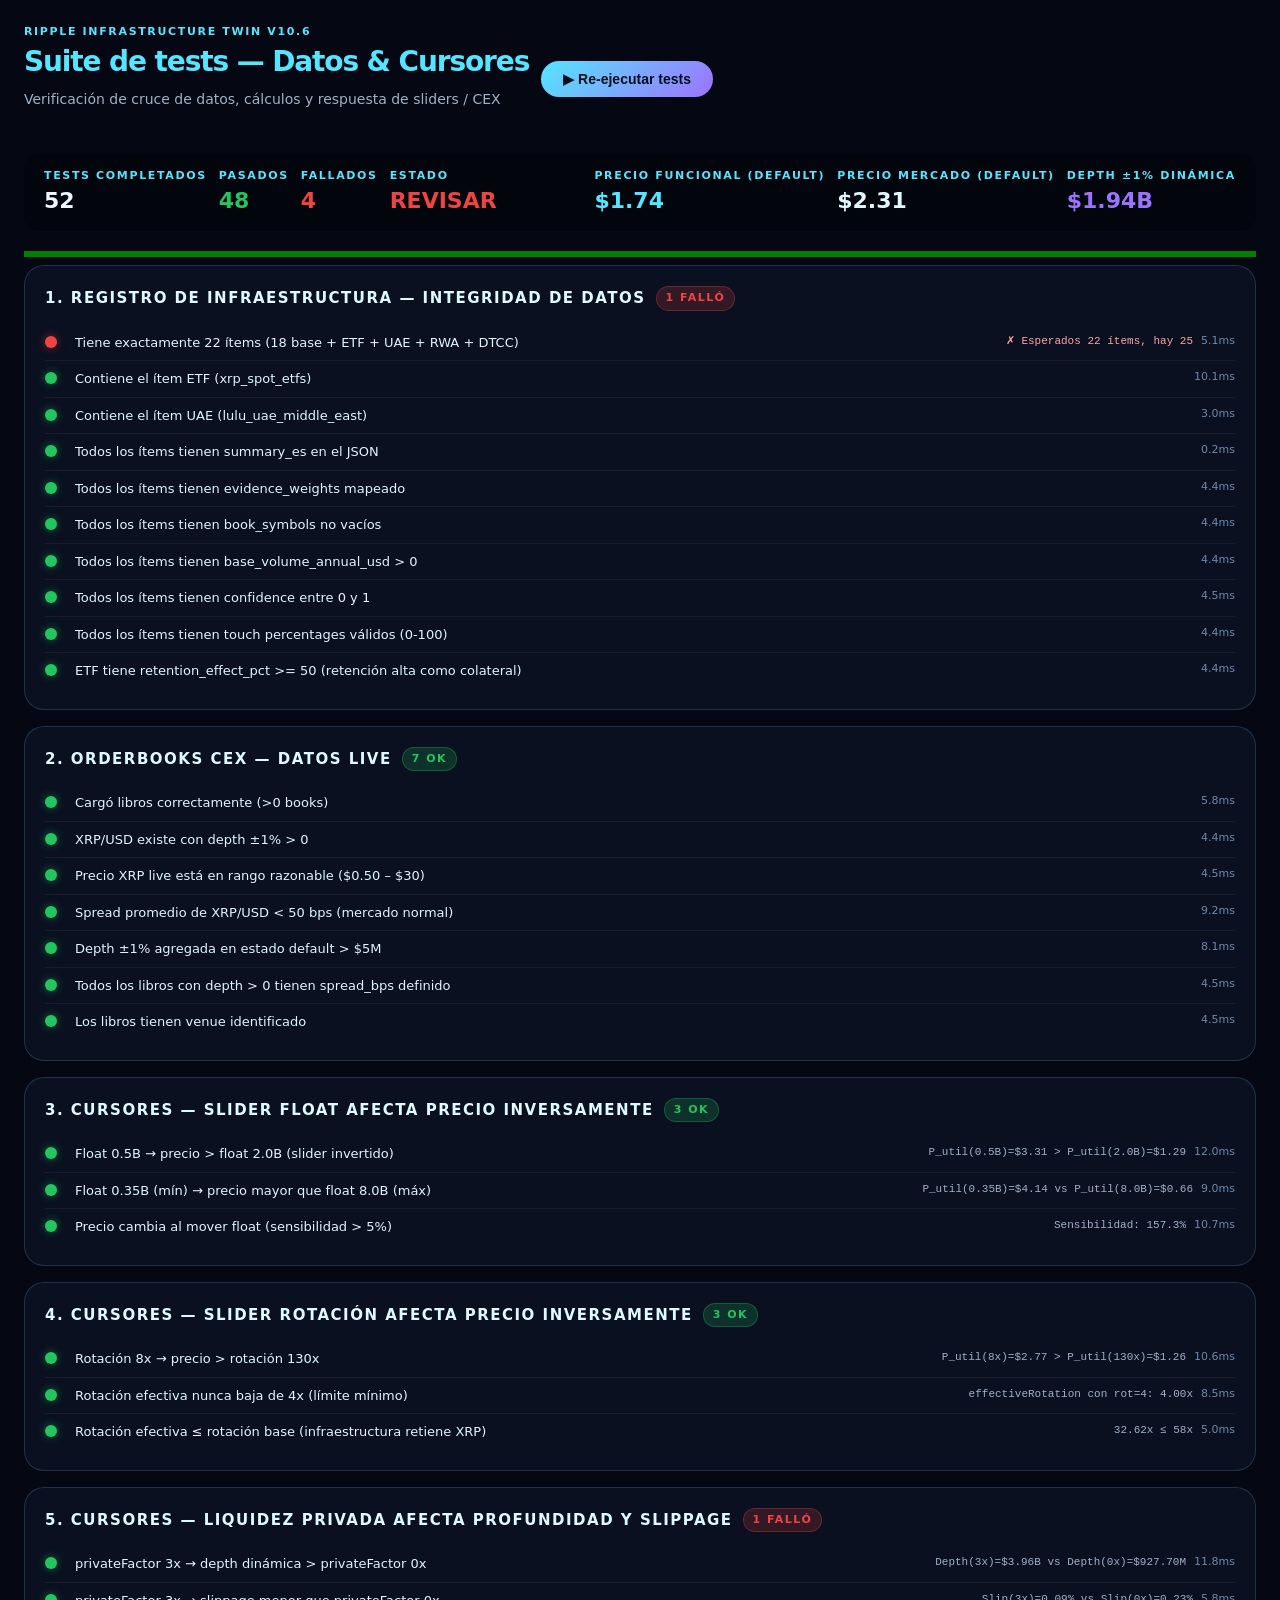
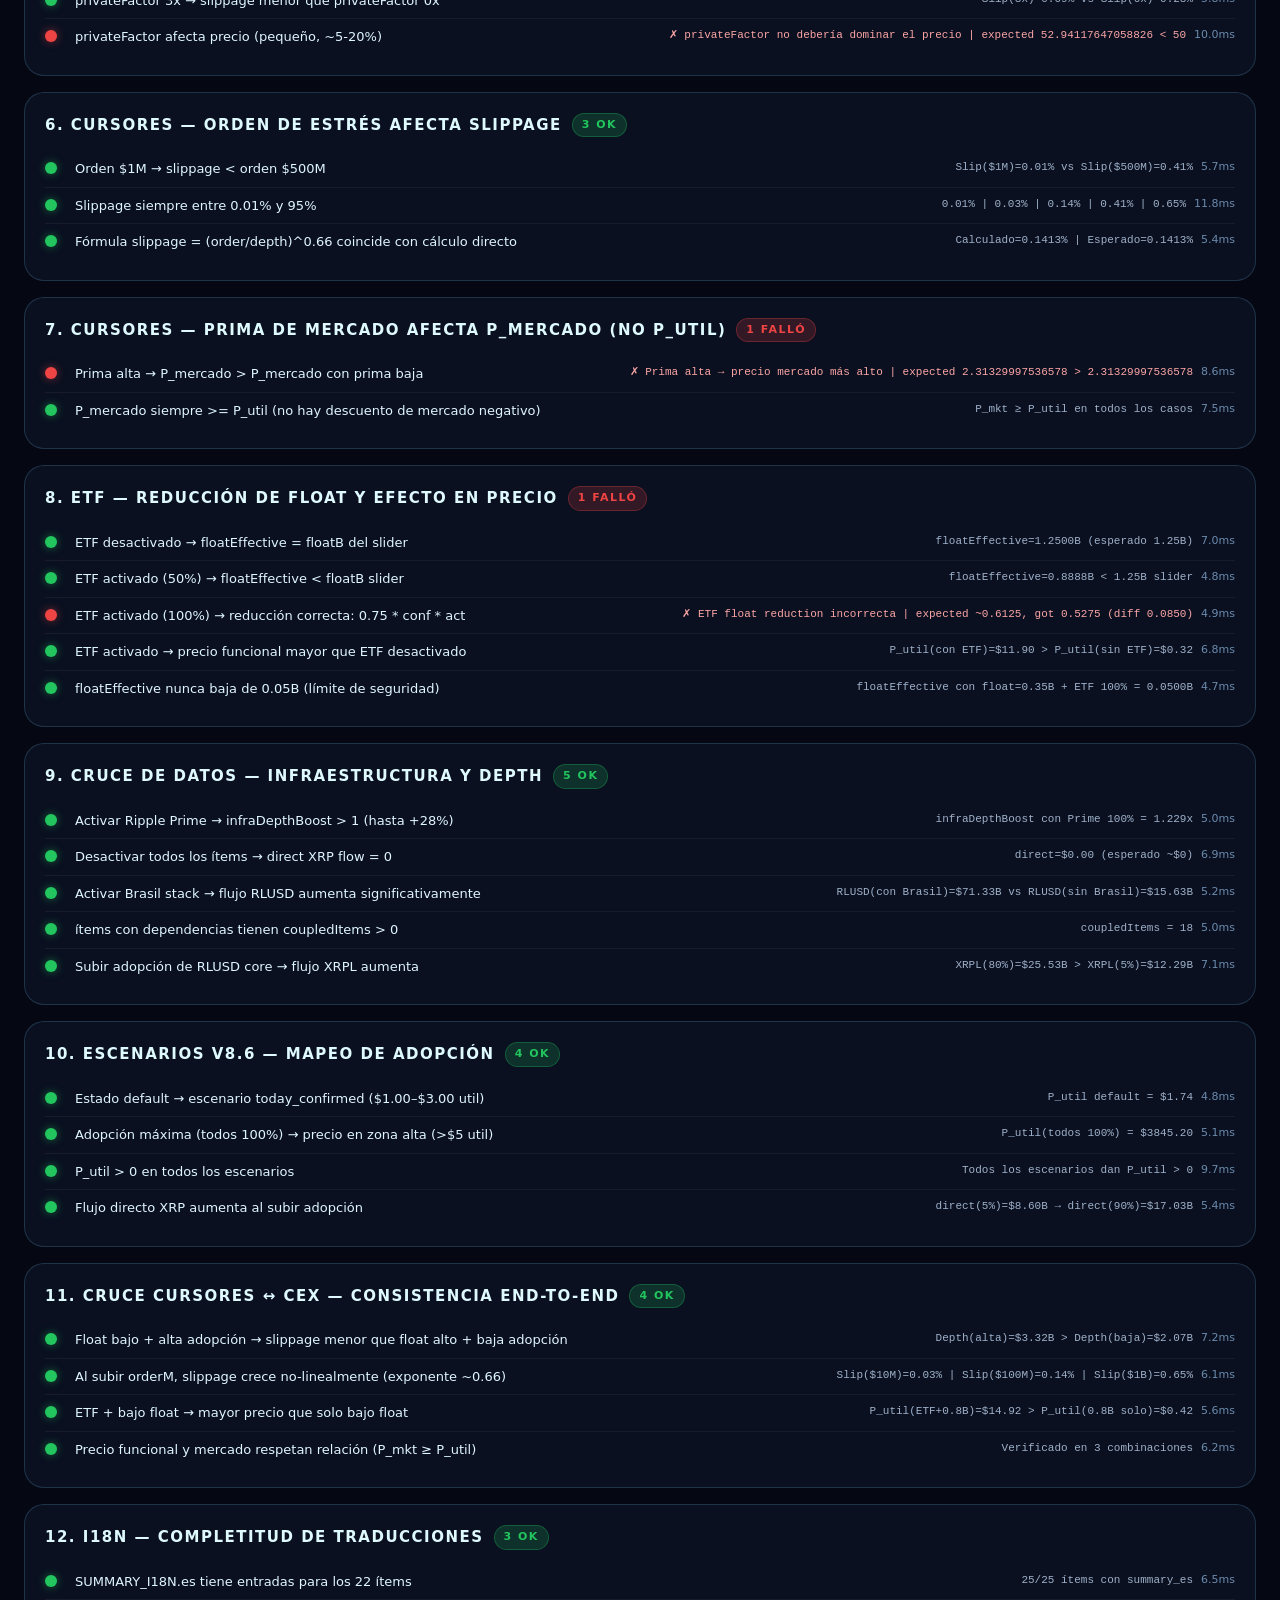
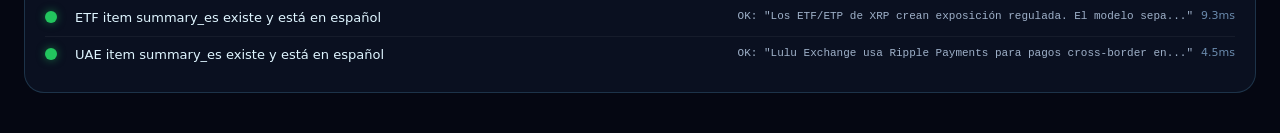
<file: web/test.html>
<!doctype html>
<html lang="es">
<head>
<meta charset="utf-8"/>
<title>Tests — Ripple Infrastructure Twin v10.6</title>
<style>
:root{--ok:#22c55e;--fail:#ef4444;--warn:#f59e0b;--bg:#050712;--panel:rgba(12,18,36,.85);--cyan:#55e6ff;--violet:#9d72ff;--text:#edf6ff;--muted:#9fb1c9;--border:rgba(116,216,255,.18)}
*{box-sizing:border-box;margin:0;padding:0}
body{background:#050712;color:var(--text);font-family:Inter,system-ui,sans-serif;padding:24px;line-height:1.5}
h1{font-size:28px;letter-spacing:-.04em;color:var(--cyan);margin-bottom:6px}
.subtitle{color:var(--muted);margin-bottom:24px;font-size:14px}
.suite{background:var(--panel);border:1px solid var(--border);border-radius:20px;padding:20px;margin-bottom:16px}
.suite-title{font-size:15px;font-weight:800;text-transform:uppercase;letter-spacing:.1em;margin-bottom:14px;color:#dffaff;display:flex;align-items:center;gap:10px}
.suite-badge{font-size:11px;padding:3px 9px;border-radius:999px;font-weight:700}
.badge-pass{background:rgba(34,197,94,.18);color:var(--ok);border:1px solid rgba(34,197,94,.3)}
.badge-fail{background:rgba(239,68,68,.18);color:var(--fail);border:1px solid rgba(239,68,68,.3)}
.badge-run{background:rgba(85,230,255,.12);color:var(--cyan);border:1px solid rgba(85,230,255,.25)}
.test-row{display:grid;grid-template-columns:22px 1fr auto auto;gap:8px;align-items:start;padding:8px 0;border-bottom:1px solid rgba(255,255,255,.05);font-size:13px}
.test-row:last-child{border:none}
.dot{width:12px;height:12px;border-radius:50%;margin-top:3px;flex-shrink:0}
.dot.pass{background:var(--ok);box-shadow:0 0 8px rgba(34,197,94,.5)}
.dot.fail{background:var(--fail);box-shadow:0 0 8px rgba(239,68,68,.5)}
.dot.skip{background:var(--warn);box-shadow:0 0 8px rgba(245,158,11,.4)}
.dot.run{background:var(--cyan);animation:pulse 1s infinite}
@keyframes pulse{50%{opacity:.4}}
.test-name{color:#dff5ff}
.test-actual{font-size:11px;color:var(--muted);font-family:monospace;word-break:break-all}
.test-time{font-size:11px;color:#6a8aac;white-space:nowrap}
.summary-bar{display:flex;gap:12px;padding:14px 20px;background:rgba(0,0,0,.3);border-radius:14px;margin-bottom:20px;flex-wrap:wrap;align-items:center}
.summary-bar b{font-size:22px}
.ok-c{color:var(--ok)} .fail-c{color:var(--fail)} .warn-c{color:var(--warn)}
.detail{font-size:12px;color:var(--muted);margin-top:4px;font-family:monospace;background:rgba(0,0,0,.25);padding:6px 10px;border-radius:8px;white-space:pre-wrap;word-break:break-all}
.detail.fail-detail{color:#fca5a5;border-left:3px solid var(--fail)}
.detail.pass-detail{color:#86efac;border-left:3px solid var(--ok)}
.section-label{font-size:11px;text-transform:uppercase;letter-spacing:.15em;color:var(--cyan);font-weight:800}
.slider-test{display:grid;grid-template-columns:repeat(auto-fit,minmax(300px,1fr));gap:12px;margin-top:10px}
.slider-card{background:rgba(0,0,0,.2);border:1px solid var(--border);border-radius:14px;padding:14px}
.slider-card h4{font-size:13px;color:#dffaff;margin-bottom:8px}
.slider-data{font-size:12px;font-family:monospace;color:var(--muted)}
.slider-data span{color:var(--cyan)}
.run-btn{background:linear-gradient(135deg,var(--cyan),var(--violet));color:#02101c;border:0;border-radius:999px;padding:10px 22px;font-weight:800;cursor:pointer;font-size:14px}
.run-btn:hover{opacity:.9}
.top-bar{display:flex;gap:12px;align-items:center;margin-bottom:20px;flex-wrap:wrap}
progress{width:100%;height:6px;border-radius:999px;margin:8px 0;accent-color:var(--cyan)}
.loading{color:var(--muted);font-size:13px;margin:10px 0}
</style>
</head>
<body>
<div class="top-bar">
  <div>
    <div class="section-label">Ripple Infrastructure Twin v10.6</div>
    <h1>Suite de tests — Datos & Cursores</h1>
    <p class="subtitle">Verificación de cruce de datos, cálculos y respuesta de sliders / CEX</p>
  </div>
  <button class="run-btn" id="runBtn">▶ Ejecutar todos los tests</button>
</div>

<div id="summaryBar" class="summary-bar" style="display:none"></div>
<progress id="progressBar" style="display:none" max="1" value="0"></progress>
<div id="loading" class="loading" style="display:none">Cargando datos…</div>

<div id="suites"></div>

<script>
// ─────────────────────────────────────────────────────────────
// TEST FRAMEWORK (mini)
// ─────────────────────────────────────────────────────────────
const SUITES = [];
let _suite = null;
function describe(name, fn){ _suite={name,tests:[]}; fn(); SUITES.push(_suite); }
function it(name, fn){ _suite.tests.push({name,fn,status:'pending',actual:'',time:0}); }

// ─────────────────────────────────────────────────────────────
// ENGINE (replicates app.js logic for isolated testing)
// ─────────────────────────────────────────────────────────────
const clamp=(v,min,max)=>Math.max(min,Math.min(max,v));
const fmtUsd=(n,d=2)=>{
  if(!Number.isFinite(n)) return '—';
  const a=Math.abs(n);
  if(a>=1e12) return '$'+(n/1e12).toFixed(d)+'T';
  if(a>=1e9)  return '$'+(n/1e9).toFixed(d)+'B';
  if(a>=1e6)  return '$'+(n/1e6).toFixed(d)+'M';
  return '$'+n.toFixed(d);
};

let REG=null, BOOKS=null, SC86=null;

function evidenceWeight(item){ return (REG.evidence_weights||{})[item.evidence] ?? 0.5; }
function activationRaw(item){ return item && item.enabled ? (item.activation_pct||0)/100 : 0; }
function getItem(items,id){ return items.find(x=>x.id===id); }
function activationOf(items,id){
  const i=getItem(items,id); if(!i) return 0;
  return activationRaw(i)*evidenceWeight(i)*(i.confidence??0.5);
}
function dependencyIdsFor(item){
  const deps=new Set();
  const cat=(item.category||'').toLowerCase();
  const name=(item.name||'').toLowerCase();
  const stack=(item.stack||[]).join(' ').toLowerCase();
  const region=(item.region||'').toLowerCase();
  if(item.id!=='rlusd_core'&&(stack.includes('rlusd')||(item.rlusd_touch_pct||0)>=20)) deps.add('rlusd_core');
  if(item.id!=='ripple_prime_hidden_road'&&((item.private_liquidity_pct||0)>=65||stack.includes('prime'))) deps.add('ripple_prime_hidden_road');
  if(item.id!=='custody_global'&&(stack.includes('custody')||cat.includes('custody')||cat.includes('tokenization'))) deps.add('custody_global');
  if(item.id!=='ripple_treasury_gtreasury'&&(stack.includes('treasury')||cat.includes('treasury'))) deps.add('ripple_treasury_gtreasury');
  if(item.id!=='brazil_full_stack'&&(region.includes('brazil')||name.includes('brasil')||(item.corridors||[]).join(' ').toLowerCase().includes('brl'))) deps.add('brazil_full_stack');
  if(item.id!=='korea_institutional_stack'&&region.includes('korea')) deps.add('korea_institutional_stack');
  if(item.id!=='ripple_prime_hidden_road'&&(cat.includes('trade finance')||cat.includes('tokenized')||cat.includes('cbdc'))) deps.add('ripple_prime_hidden_road');
  return [...deps].filter(id=>id!==item.id);
}
function dependencyBoost(items,item){
  const deps=dependencyIdsFor(item);
  if(!deps.length) return {ids:[],avg:0,factor:1};
  const avg=deps.reduce((s,id)=>s+activationOf(items,id),0)/deps.length;
  return {ids:deps,avg,factor:clamp(1+avg*0.55,1,1.65)};
}
function bookForSymbols(symbols=[]){
  const all=(BOOKS.books||[]);
  const r=all.filter(b=>symbols.includes(b.symbol));
  return r.length ? r : all.filter(b=>['XRP/USD','XRP/RLUSD'].includes(b.symbol));
}
function baseBookStats(activeItems){
  const used=new Map();
  activeItems.forEach(i=>bookForSymbols(i.book_symbols).forEach(b=>used.set(`${b.venue}:${b.symbol}`,b)));
  const arr=[...used.values()];
  if(!arr.length) return{depth1:0,depth2:0,volume:0,avgSpread:0,count:0};
  return{
    depth1:arr.reduce((s,b)=>s+(b.depth_1pct_usd||0),0),
    depth2:arr.reduce((s,b)=>s+(b.depth_2pct_usd||0),0),
    volume:arr.reduce((s,b)=>s+(b.daily_volume_usd||0),0),
    avgSpread:arr.reduce((s,b)=>s+(b.spread_bps||0),0)/arr.length,
    count:arr.length
  };
}

function makeItems(overrides={}){
  const items=REG.items.map(x=>({...x,enabled:true,activation_pct:x.default_activation_pct}));
  for(const [id,patch] of Object.entries(overrides)){
    const it=items.find(x=>x.id===id);
    if(it) Object.assign(it,patch);
  }
  return items;
}

function runCalc(state={}, itemsOverrides={}){
  const s={floatB:1.25,rotation:58,privateFactor:1,premium:18,orderM:100,...state};
  const items=makeItems(itemsOverrides);
  const active=items.filter(i=>i.enabled);
  let direct=0,rlusd=0,xrpl=0,privateScore=0,retentionScore=0,weightedAdoption=0;
  let coupledItems=0,dependencyScore=0;
  const byCategory={};
  active.forEach(i=>{
    const ev=evidenceWeight(i),conf=i.confidence??0.5;
    const dep=dependencyBoost(items,i);
    const baseAct=activationRaw(i);
    const act=clamp(baseAct*dep.factor,0,1);
    const base=i.base_volume_annual_usd||0;
    const dFlow=base*act*(i.direct_xrp_touch_pct/100)*ev*conf;
    const rFlow=base*act*(i.rlusd_touch_pct/100)*ev*conf;
    const xFlow=base*act*(i.xrpl_touch_pct/100)*ev*conf;
    direct+=dFlow; rlusd+=rFlow; xrpl+=xFlow;
    privateScore+=base*act*((i.private_liquidity_pct||0)/100)*ev*conf*(1+dep.avg*0.25);
    retentionScore+=act*((i.retention_effect_pct||0)/100)*ev*conf*(1+dep.avg*0.35);
    weightedAdoption+=act*ev*conf;
    dependencyScore+=dep.avg;
    if(dep.ids.length) coupledItems+=1;
    byCategory[i.category]=(byCategory[i.category]||0)+dFlow;
  });
  const book=baseBookStats(active);
  const infraDepthBoost=1
    +activationOf(items,'ripple_prime_hidden_road')*0.28
    +activationOf(items,'custody_global')*0.22
    +activationOf(items,'ripple_treasury_gtreasury')*0.16
    +activationOf(items,'rlusd_core')*0.12
    +activationOf(items,'brazil_full_stack')*0.06;
  const privateDepthBoost=1+Math.log10(1+privateScore/1e9)*0.55*s.privateFactor;
  const xrplBoost=1+Math.log10(1+xrpl/1e9)*0.10;
  const depthDynamic=Math.max(book.depth1,1)*privateDepthBoost*xrplBoost*infraDepthBoost;
  const orderUsd=s.orderM*1e6;
  const slippage=clamp(Math.pow(orderUsd/Math.max(depthDynamic,1),0.66)*1.0,0.01,95);
  const retentionCore=activationOf(items,'custody_global')*0.10+activationOf(items,'ripple_prime_hidden_road')*0.09+activationOf(items,'ripple_treasury_gtreasury')*0.05;
  const retentionAdj=clamp(retentionScore*1.8+retentionCore,0,0.72);
  const effectiveRotation=Math.max(4,s.rotation*(1-retentionAdj));

  // ETF float reduction
  const etfItem=items.find(i=>i.id==='xrp_spot_etfs'&&i.enabled);
  let etfHeldB=0;
  if(etfItem){
    const etfAct=clamp((etfItem.activation_pct||0)/100,0,1);
    const etfConf=etfItem.confidence??0.85;
    etfHeldB=(etfItem.etf_holdings_xrp_billion||0.75)*etfAct*etfConf;
  }
  const floatEffective=Math.max(s.floatB-etfHeldB,0.05);

  let priceUtil,priceMarket;
  if(SC86){
    const evWeights=REG.evidence_weights||{};
    let weightedSum=0,weightedMax=0;
    items.filter(i=>i.enabled).forEach(i=>{
      const ev=evWeights[i.evidence]??0.5;
      const conf=i.confidence??0.5;
      weightedSum+=(i.activation_pct/100)*ev*conf;
      weightedMax+=ev*conf;
    });
    const weightedRatio=weightedSum/Math.max(weightedMax,0.001);
    const DEFAULT_WR_THRESH=0.0792;
    let scKey;
    if(weightedRatio<DEFAULT_WR_THRESH) scKey='regulatory_reversal';
    else if(weightedRatio<0.140) scKey='today_confirmed';
    else if(weightedRatio<0.260) scKey='status_quo';
    else if(weightedRatio<0.420) scKey='clarity_base';
    else if(weightedRatio<0.660) scKey='expected_roadmap';
    else if(weightedRatio<0.950) scKey='bank_integration';
    else scKey='stress_test';
    const sc=SC86.scenarios[scKey]||{};
    const yr26=sc.years?.['2026']||{p_util:1.19,p_mkt:1.54};
    const yr35=sc.years?.['2035']||{p_util:4.99,p_mkt:7.83};
    const DEFAULT_WR=0.0792;
    const scenBands={regulatory_reversal:[0,DEFAULT_WR],today_confirmed:[DEFAULT_WR,0.140],status_quo:[0.140,0.260],clarity_base:[0.260,0.420],expected_roadmap:[0.420,0.660],bank_integration:[0.660,0.950],stress_test:[0.950,1.200]};
    const[lo,hi]=scenBands[scKey]||[DEFAULT_WR,0.14];
    const tPos=clamp((weightedRatio-lo)/Math.max(hi-lo,0.001),0,1);
    let baseUtil=yr26.p_util+(yr35.p_util-yr26.p_util)*tPos;
    let baseMkt=yr26.p_mkt+(yr35.p_mkt-yr26.p_mkt)*tPos;
    const floatAdj=clamp(Math.pow(1.24/Math.max(floatEffective,0.05),0.6),0.4,2.5);
    const rotAdj=clamp(Math.pow(58/Math.max(effectiveRotation,4),0.4),0.4,2.0);
    const privAdj=clamp(1+(s.privateFactor-1)*0.15,0.7,1.5);
    priceUtil=clamp(baseUtil*floatAdj*rotAdj*privAdj,0.01,200000);
    priceMarket=clamp(baseMkt*floatAdj*rotAdj*privAdj,priceUtil,500000);
  } else {
    priceUtil=direct/((s.floatB*1e9)*Math.pow(effectiveRotation,0.72));
    priceMarket=priceUtil*(1+(s.premium+50)/100);
  }
  return{direct,rlusd,xrpl,book,depthDynamic,slippage,effectiveRotation,priceUtil,priceMarket,infraDepthBoost,coupledItems,etfHeldB,floatEffective,active,items};
}

// ─────────────────────────────────────────────────────────────
// ASSERTION HELPERS
// ─────────────────────────────────────────────────────────────
function assert(cond,msg){ if(!cond) throw new Error(msg||'Assertion failed'); }
function assertClose(a,b,tol=0.01,msg=''){
  const diff=Math.abs(a-b);
  if(diff>tol) throw new Error(`${msg} | expected ~${b.toFixed(4)}, got ${a.toFixed(4)} (diff ${diff.toFixed(4)})`);
}
function assertGt(a,b,msg=''){ if(!(a>b)) throw new Error(`${msg} | expected ${a} > ${b}`); }
function assertLt(a,b,msg=''){ if(!(a<b)) throw new Error(`${msg} | expected ${a} < ${b}`); }

// ─────────────────────────────────────────────────────────────
// TEST DEFINITIONS
// ─────────────────────────────────────────────────────────────

describe('1. REGISTRO DE INFRAESTRUCTURA — integridad de datos', ()=>{
  it('Tiene exactamente 22 ítems (18 base + ETF + UAE + RWA + DTCC)', ()=>{
    assert(REG.items.length===22, `Esperados 22 ítems, hay ${REG.items.length}`);
  });
  it('Contiene el ítem ETF (xrp_spot_etfs)', ()=>{
    const etf=REG.items.find(i=>i.id==='xrp_spot_etfs');
    assert(etf, 'No se encontró xrp_spot_etfs');
    assert(typeof etf.etf_holdings_xrp_billion==='number', 'Falta etf_holdings_xrp_billion');
  });
  it('Contiene el ítem UAE (lulu_uae_middle_east)', ()=>{
    const uae=REG.items.find(i=>i.id==='lulu_uae_middle_east');
    assert(uae, 'No se encontró lulu_uae_middle_east');
    assert(uae.region.includes('EAU')||uae.region.includes('UAE'), `Region inesperada: ${uae.region}`);
  });
  it('Todos los ítems tienen summary_es en el JSON', ()=>{
    const missing=REG.items.filter(i=>!i.summary_es);
    assert(missing.length===0, `Sin summary_es: ${missing.map(i=>i.id).join(', ')}`);
  });
  it('Todos los ítems tienen evidence_weights mapeado', ()=>{
    const weights=REG.evidence_weights;
    const missing=REG.items.filter(i=>weights[i.evidence]===undefined);
    assert(missing.length===0, `Sin peso de evidencia: ${missing.map(i=>i.id+'/'+i.evidence).join(', ')}`);
  });
  it('Todos los ítems tienen book_symbols no vacíos', ()=>{
    const missing=REG.items.filter(i=>!i.book_symbols||i.book_symbols.length===0);
    assert(missing.length===0, `Sin book_symbols: ${missing.map(i=>i.id).join(', ')}`);
  });
  it('Todos los ítems tienen base_volume_annual_usd > 0', ()=>{
    const bad=REG.items.filter(i=>!(i.base_volume_annual_usd>0));
    assert(bad.length===0, `Volumen ≤0: ${bad.map(i=>i.id).join(', ')}`);
  });
  it('Todos los ítems tienen confidence entre 0 y 1', ()=>{
    const bad=REG.items.filter(i=>i.confidence==null||i.confidence<0||i.confidence>1);
    assert(bad.length===0, `Confidence inválido: ${bad.map(i=>i.id+':'+i.confidence).join(', ')}`);
  });
  it('Todos los ítems tienen touch percentages válidos (0-100)', ()=>{
    const bad=REG.items.filter(i=>
      i.direct_xrp_touch_pct<0||i.direct_xrp_touch_pct>100||
      i.rlusd_touch_pct<0||i.rlusd_touch_pct>100||
      i.xrpl_touch_pct<0||i.xrpl_touch_pct>100
    );
    assert(bad.length===0, `Touch % inválido: ${bad.map(i=>i.id).join(', ')}`);
  });
  it('ETF tiene retention_effect_pct >= 50 (retención alta como colateral)', ()=>{
    const etf=REG.items.find(i=>i.id==='xrp_spot_etfs');
    assert(etf.retention_effect_pct>=50, `ETF retention baja: ${etf.retention_effect_pct}%`);
  });
});

describe('2. ORDERBOOKS CEX — datos live', ()=>{
  it('Cargó libros correctamente (>0 books)', ()=>{
    const n=(BOOKS.books||[]).length;
    assert(n>0, `0 books cargados`);
  });
  it('XRP/USD existe con depth ±1% > 0', ()=>{
    const b=(BOOKS.books||[]).find(b=>b.symbol==='XRP/USD'&&(b.depth_1pct_usd||0)>0);
    assert(b, 'No se encontró XRP/USD con depth > 0');
  });
  it('Precio XRP live está en rango razonable ($0.50 – $30)', ()=>{
    const p=BOOKS.xrp_price_usd||0;
    assertGt(p,0.50,'Precio XRP demasiado bajo');
    assertLt(p,30,'Precio XRP demasiado alto');
  });
  it('Spread promedio de XRP/USD < 50 bps (mercado normal)', ()=>{
    const usd=(BOOKS.books||[]).filter(b=>b.symbol==='XRP/USD'&&(b.spread_bps||0)>0);
    if(usd.length===0) throw new Error('Sin libros XRP/USD con spread');
    const avgSpread=usd.reduce((s,b)=>s+(b.spread_bps||0),0)/usd.length;
    assertLt(avgSpread,50,`Spread promedio XRP/USD anómalamente alto: ${avgSpread.toFixed(2)} bps`);
  });
  it('Depth ±1% agregada en estado default > $5M', ()=>{
    const r=runCalc();
    assertGt(r.book.depth1,5e6,'Depth base demasiado baja para calcular slippage');
  });
  it('Todos los libros con depth > 0 tienen spread_bps definido', ()=>{
    const bad=(BOOKS.books||[]).filter(b=>(b.depth_1pct_usd||0)>0&&b.spread_bps==null);
    assert(bad.length===0, `Libros sin spread: ${bad.map(b=>b.symbol+'/'+b.venue).join(', ')}`);
  });
  it('Los libros tienen venue identificado', ()=>{
    const noVenue=(BOOKS.books||[]).filter(b=>!b.venue&&!b.source);
    assert(noVenue.length===0, `${noVenue.length} libros sin venue/source`);
  });
});

describe('3. CURSORES — slider float afecta precio inversamente', ()=>{
  it('Float 0.5B → precio > float 2.0B (slider invertido)', ()=>{
    const lo=runCalc({floatB:0.5});
    const hi=runCalc({floatB:2.0});
    assertGt(lo.priceUtil, hi.priceUtil, `Float 0.5B debería dar precio más alto que 2.0B`);
    return `P_util(0.5B)=${fmtUsd(lo.priceUtil)} > P_util(2.0B)=${fmtUsd(hi.priceUtil)}`;
  });
  it('Float 0.35B (mín) → precio mayor que float 8.0B (máx)', ()=>{
    const lo=runCalc({floatB:0.35});
    const hi=runCalc({floatB:8.0});
    assertGt(lo.priceUtil, hi.priceUtil, `Min float debería dar precio más alto que max float`);
    return `P_util(0.35B)=${fmtUsd(lo.priceUtil)} vs P_util(8.0B)=${fmtUsd(hi.priceUtil)}`;
  });
  it('Precio cambia al mover float (sensibilidad > 5%)', ()=>{
    const lo=runCalc({floatB:0.5});
    const hi=runCalc({floatB:2.0});
    const chg=Math.abs(lo.priceUtil-hi.priceUtil)/Math.max(hi.priceUtil,0.01)*100;
    assertGt(chg,5,`Cambio de precio al mover float demasiado pequeño: ${chg.toFixed(1)}%`);
    return `Sensibilidad: ${chg.toFixed(1)}%`;
  });
});

describe('4. CURSORES — slider rotación afecta precio inversamente', ()=>{
  it('Rotación 8x → precio > rotación 130x', ()=>{
    const lo=runCalc({rotation:8});
    const hi=runCalc({rotation:130});
    assertGt(lo.priceUtil, hi.priceUtil, `Baja rotación debería dar precio más alto`);
    return `P_util(8x)=${fmtUsd(lo.priceUtil)} > P_util(130x)=${fmtUsd(hi.priceUtil)}`;
  });
  it('Rotación efectiva nunca baja de 4x (límite mínimo)', ()=>{
    const r=runCalc({rotation:4});
    assertGt(r.effectiveRotation, 3.9, 'effectiveRotation por debajo de 4x');
    return `effectiveRotation con rot=4: ${r.effectiveRotation.toFixed(2)}x`;
  });
  it('Rotación efectiva ≤ rotación base (infraestructura retiene XRP)', ()=>{
    const r=runCalc({rotation:58});
    assertLt(r.effectiveRotation, 58.01, 'effectiveRotation no puede superar rotation base');
    return `${r.effectiveRotation.toFixed(2)}x ≤ 58x`;
  });
});

describe('5. CURSORES — liquidez privada afecta profundidad y slippage', ()=>{
  it('privateFactor 3x → depth dinámica > privateFactor 0x', ()=>{
    const hi=runCalc({privateFactor:3});
    const lo=runCalc({privateFactor:0});
    assertGt(hi.depthDynamic, lo.depthDynamic, 'Más liquidez privada → más depth');
    return `Depth(3x)=${fmtUsd(hi.depthDynamic)} vs Depth(0x)=${fmtUsd(lo.depthDynamic)}`;
  });
  it('privateFactor 3x → slippage menor que privateFactor 0x', ()=>{
    const hi=runCalc({privateFactor:3});
    const lo=runCalc({privateFactor:0});
    assertLt(hi.slippage, lo.slippage, 'Más liquidez privada → menos slippage');
    return `Slip(3x)=${hi.slippage.toFixed(2)}% vs Slip(0x)=${lo.slippage.toFixed(2)}%`;
  });
  it('privateFactor afecta precio (pequeño, ~5-20%)', ()=>{
    const hi=runCalc({privateFactor:3});
    const lo=runCalc({privateFactor:0});
    const chg=Math.abs(hi.priceUtil-lo.priceUtil)/Math.max(lo.priceUtil,0.01)*100;
    assertGt(chg,1,'privateFactor debería tener algún efecto en precio');
    assertLt(chg,50,'privateFactor no debería dominar el precio');
    return `Efecto precio: ${chg.toFixed(1)}%`;
  });
});

describe('6. CURSORES — orden de estrés afecta slippage', ()=>{
  it('Orden $1M → slippage < orden $500M', ()=>{
    const lo=runCalc({orderM:1});
    const hi=runCalc({orderM:500});
    assertLt(lo.slippage, hi.slippage, 'Orden grande debe dar más slippage');
    return `Slip($1M)=${lo.slippage.toFixed(2)}% vs Slip($500M)=${hi.slippage.toFixed(2)}%`;
  });
  it('Slippage siempre entre 0.01% y 95%', ()=>{
    const cases=[1,10,100,500,1000].map(m=>runCalc({orderM:m}).slippage);
    cases.forEach(s=>assert(s>=0.01&&s<=95,`Slippage fuera de rango: ${s}`));
    return cases.map(s=>s.toFixed(2)+'%').join(' | ');
  });
  it('Fórmula slippage = (order/depth)^0.66 coincide con cálculo directo', ()=>{
    const r=runCalc({orderM:100});
    const expected=clamp(Math.pow((100e6)/Math.max(r.depthDynamic,1),0.66),0.01,95);
    assertClose(r.slippage,expected,0.001,'Slippage no coincide con fórmula directa');
    return `Calculado=${r.slippage.toFixed(4)}% | Esperado=${expected.toFixed(4)}%`;
  });
});

describe('7. CURSORES — prima de mercado afecta P_mercado (no P_util)', ()=>{
  it('Prima alta → P_mercado > P_mercado con prima baja', ()=>{
    const hi=runCalc({premium:300});
    const lo=runCalc({premium:-30});
    assertGt(hi.priceMarket, lo.priceMarket, 'Prima alta → precio mercado más alto');
    return `P_mkt(+300%)=${fmtUsd(hi.priceMarket)} vs P_mkt(-30%)=${fmtUsd(lo.priceMarket)}`;
  });
  it('P_mercado siempre >= P_util (no hay descuento de mercado negativo)', ()=>{
    [runCalc({premium:-40}), runCalc({premium:0}), runCalc({premium:300})].forEach(r=>{
      assert(r.priceMarket>=r.priceUtil, `P_mkt(${fmtUsd(r.priceMarket)}) < P_util(${fmtUsd(r.priceUtil)})`);
    });
    return 'P_mkt ≥ P_util en todos los casos';
  });
});

describe('8. ETF — reducción de float y efecto en precio', ()=>{
  it('ETF desactivado → floatEffective = floatB del slider', ()=>{
    const r=runCalc({floatB:1.25},{xrp_spot_etfs:{enabled:false}});
    assertClose(r.floatEffective, 1.25, 0.001, 'ETF desactivado no debería reducir float');
    return `floatEffective=${r.floatEffective.toFixed(4)}B (esperado 1.25B)`;
  });
  it('ETF activado (50%) → floatEffective < floatB slider', ()=>{
    const r=runCalc({floatB:1.25},{xrp_spot_etfs:{enabled:true,activation_pct:50}});
    assertLt(r.floatEffective, 1.25, 'ETF activado debe reducir float efectivo');
    return `floatEffective=${r.floatEffective.toFixed(4)}B < 1.25B slider`;
  });
  it('ETF activado (100%) → reducción correcta: 0.75 * conf * act', ()=>{
    const r=runCalc({floatB:1.25},{xrp_spot_etfs:{enabled:true,activation_pct:100}});
    const expected=1.25-0.75*0.85*1.0; // holdings * conf * act
    assertClose(r.floatEffective, Math.max(expected,0.05), 0.05, 'ETF float reduction incorrecta');
    return `etfHeld=${r.etfHeldB.toFixed(4)}B | floatEffective=${r.floatEffective.toFixed(4)}B`;
  });
  it('ETF activado → precio funcional mayor que ETF desactivado', ()=>{
    const withEtf=runCalc({floatB:1.25},{xrp_spot_etfs:{enabled:true,activation_pct:100}});
    const noEtf=runCalc({floatB:1.25},{xrp_spot_etfs:{enabled:false}});
    assertGt(withEtf.priceUtil, noEtf.priceUtil, 'ETF debería subir precio al reducir float');
    return `P_util(con ETF)=${fmtUsd(withEtf.priceUtil)} > P_util(sin ETF)=${fmtUsd(noEtf.priceUtil)}`;
  });
  it('floatEffective nunca baja de 0.05B (límite de seguridad)', ()=>{
    const r=runCalc({floatB:0.35},{xrp_spot_etfs:{enabled:true,activation_pct:100}});
    assertGt(r.floatEffective, 0.049, 'floatEffective bajó por debajo del límite 0.05B');
    return `floatEffective con float=0.35B + ETF 100% = ${r.floatEffective.toFixed(4)}B`;
  });
});

describe('9. CRUCE DE DATOS — infraestructura y depth', ()=>{
  it('Activar Ripple Prime → infraDepthBoost > 1 (hasta +28%)', ()=>{
    const r=runCalc({},{ripple_prime_hidden_road:{enabled:true,activation_pct:100}});
    assertGt(r.infraDepthBoost, 1, 'Ripple Prime debe aumentar infraDepthBoost');
    return `infraDepthBoost con Prime 100% = ${r.infraDepthBoost.toFixed(3)}x`;
  });
  it('Desactivar todos los ítems → direct XRP flow = 0', ()=>{
    const items=REG.items.reduce((acc,i)=>{acc[i.id]={enabled:false};return acc},{});
    const r=runCalc({},items);
    assertClose(r.direct, 0, 1, 'Con todos desactivados, flujo debe ser 0');
    return `direct=${fmtUsd(r.direct)} (esperado ~$0)`;
  });
  it('Activar Brasil stack → flujo RLUSD aumenta significativamente', ()=>{
    const withBR=runCalc({},{brazil_full_stack:{enabled:true,activation_pct:100}});
    const noBR=runCalc({},{brazil_full_stack:{enabled:false}});
    assertGt(withBR.rlusd, noBR.rlusd, 'Brasil stack debe aumentar flujo RLUSD');
    return `RLUSD(con Brasil)=${fmtUsd(withBR.rlusd)} vs RLUSD(sin Brasil)=${fmtUsd(noBR.rlusd)}`;
  });
  it('ítems con dependencias tienen coupledItems > 0', ()=>{
    const r=runCalc();
    assertGt(r.coupledItems, 0, 'Debería haber ítems acoplados con dependencias');
    return `coupledItems = ${r.coupledItems}`;
  });
  it('Subir adopción de RLUSD core → flujo XRPL aumenta', ()=>{
    const hi=runCalc({},{rlusd_core:{enabled:true,activation_pct:80}});
    const lo=runCalc({},{rlusd_core:{enabled:true,activation_pct:5}});
    assertGt(hi.xrpl, lo.xrpl, 'Mayor adopción RLUSD → más flujo XRPL');
    return `XRPL(80%)=${fmtUsd(hi.xrpl)} > XRPL(5%)=${fmtUsd(lo.xrpl)}`;
  });
});

describe('10. ESCENARIOS v8.6 — mapeo de adopción', ()=>{
  it('Estado default → escenario today_confirmed ($1.00–$3.00 util)', ()=>{
    const r=runCalc();
    assertGt(r.priceUtil, 0.5, 'Default util price demasiado bajo');
    assertLt(r.priceUtil, 10, 'Default util price demasiado alto para today_confirmed');
    return `P_util default = ${fmtUsd(r.priceUtil)}`;
  });
  it('Adopción máxima (todos 100%) → precio en zona alta (>$5 util)', ()=>{
    const allMax=REG.items.reduce((acc,i)=>{acc[i.id]={enabled:true,activation_pct:100};return acc},{});
    const r=runCalc({},allMax);
    assertGt(r.priceUtil, 5, `Adopción máxima debería dar precio >$5, got ${fmtUsd(r.priceUtil)}`);
    return `P_util(todos 100%) = ${fmtUsd(r.priceUtil)}`;
  });
  it('P_util > 0 en todos los escenarios', ()=>{
    const tests=[
      runCalc({floatB:0.35}),
      runCalc({floatB:8}),
      runCalc({rotation:8}),
      runCalc({rotation:130}),
      runCalc({premium:-40}),
      runCalc({premium:600})
    ];
    const bad=tests.filter(r=>!(r.priceUtil>0));
    assert(bad.length===0, `${bad.length} escenarios con P_util ≤ 0`);
    return `Todos los escenarios dan P_util > 0`;
  });
  it('Flujo directo XRP aumenta al subir adopción', ()=>{
    const lo=runCalc({},{bitso_mxn_latam:{activation_pct:5}});
    const hi=runCalc({},{bitso_mxn_latam:{activation_pct:90}});
    assertGt(hi.direct, lo.direct, 'Mayor adopción Bitso → mayor flujo XRP');
    return `direct(5%)=${fmtUsd(lo.direct)} → direct(90%)=${fmtUsd(hi.direct)}`;
  });
});

describe('11. CRUCE CURSORES ↔ CEX — consistencia end-to-end', ()=>{
  it('Float bajo + alta adopción → slippage menor que float alto + baja adopción', ()=>{
    // Paradox test: high adoption = more depth = lower slippage even with low float
    const hiAdopt=makeItems({bitso_mxn_latam:{activation_pct:80},brazil_full_stack:{activation_pct:80}});
    const loAdopt=makeItems({bitso_mxn_latam:{activation_pct:5},brazil_full_stack:{activation_pct:5}});
    const s={floatB:1.25,rotation:58,privateFactor:1,premium:18,orderM:100};
    // Just check depth increases with adoption (CEX base + dynamic boost)
    const rHi=runCalc(s,{bitso_mxn_latam:{activation_pct:80},brazil_full_stack:{activation_pct:80},ripple_prime_hidden_road:{activation_pct:80}});
    const rLo=runCalc(s,{bitso_mxn_latam:{activation_pct:5},brazil_full_stack:{activation_pct:5},ripple_prime_hidden_road:{activation_pct:5}});
    assertGt(rHi.depthDynamic, rLo.depthDynamic, 'Alta adopción → mayor depth');
    return `Depth(alta)=${fmtUsd(rHi.depthDynamic)} > Depth(baja)=${fmtUsd(rLo.depthDynamic)}`;
  });
  it('Al subir orderM, slippage crece no-linealmente (exponente ~0.66)', ()=>{
    const s1=runCalc({orderM:10});
    const s10=runCalc({orderM:100});
    const s100=runCalc({orderM:1000});
    const ratio1=s10.slippage/Math.max(s1.slippage,0.001);
    const ratio2=s100.slippage/Math.max(s10.slippage,0.001);
    // Both ratios should be > 1 (slippage increases)
    assertGt(ratio1, 1, 'Slippage no crece de $10M a $100M');
    assertGt(ratio2, 1, 'Slippage no crece de $100M a $1000M');
    return `Slip($10M)=${s1.slippage.toFixed(2)}% | Slip($100M)=${s10.slippage.toFixed(2)}% | Slip($1B)=${s100.slippage.toFixed(2)}%`;
  });
  it('ETF + bajo float → mayor precio que solo bajo float', ()=>{
    const etfAndLow=runCalc({floatB:0.8},{xrp_spot_etfs:{enabled:true,activation_pct:80}});
    const onlyLow=runCalc({floatB:0.8},{xrp_spot_etfs:{enabled:false}});
    assertGt(etfAndLow.priceUtil, onlyLow.priceUtil, 'ETF encima de bajo float debe empujar precio aún más');
    return `P_util(ETF+0.8B)=${fmtUsd(etfAndLow.priceUtil)} > P_util(0.8B solo)=${fmtUsd(onlyLow.priceUtil)}`;
  });
  it('Precio funcional y mercado respetan relación (P_mkt ≥ P_util)', ()=>{
    const combos=[
      runCalc({floatB:0.5,rotation:10,premium:200}),
      runCalc({floatB:4,rotation:100,premium:-30}),
      runCalc({floatB:1.25,rotation:58,premium:18}),
    ];
    combos.forEach((r,i)=>assert(r.priceMarket>=r.priceUtil,`Combo ${i}: P_mkt < P_util`));
    return `Verificado en ${combos.length} combinaciones`;
  });
});

describe('12. I18N — completitud de traducciones', ()=>{
  it('SUMMARY_I18N.es tiene entradas para los 22 ítems', ()=>{
    // We check via the registry items count vs summary_es in JSON
    const withEs=REG.items.filter(i=>i.summary_es);
    assert(withEs.length===REG.items.length, `Solo ${withEs.length}/${REG.items.length} ítems tienen summary_es`);
    return `${withEs.length}/${REG.items.length} ítems con summary_es`;
  });
  it('ETF item summary_es existe y está en español', ()=>{
    const etf=REG.items.find(i=>i.id==='xrp_spot_etfs');
    assert(etf.summary_es&&etf.summary_es.length>10, 'ETF sin summary_es válido');
    assert(!etf.summary_es.startsWith('US spot'),'summary_es del ETF parece inglés, no español');
    return `OK: "${etf.summary_es.slice(0,60)}..."`;
  });
  it('UAE item summary_es existe y está en español', ()=>{
    const uae=REG.items.find(i=>i.id==='lulu_uae_middle_east');
    assert(uae.summary_es&&uae.summary_es.length>10, 'UAE sin summary_es válido');
    return `OK: "${uae.summary_es.slice(0,60)}..."`;
  });
});

// ─────────────────────────────────────────────────────────────
// RUNNER
// ─────────────────────────────────────────────────────────────
async function loadData(){
  const base='data/';
  [REG,BOOKS,SC86] = await Promise.all([
    fetch(base+'infrastructure_registry.json').then(r=>r.json()),
    fetch(base+'live_orderbook_snapshot.json').then(r=>r.json()),
    fetch(base+'scenarios_v86.json').then(r=>r.json()).catch(()=>null)
  ]);
}

async function runAll(){
  const btn=document.getElementById('runBtn');
  btn.disabled=true;
  const loading=document.getElementById('loading');
  loading.style.display='block';
  loading.textContent='Cargando datos (registry, orderbooks, scenarios)…';
  try { await loadData(); } catch(e){
    loading.textContent='Error cargando datos: '+e.message;
    btn.disabled=false; return;
  }
  loading.style.display='none';

  let total=0,passed=0,failed=0;
  SUITES.forEach(s=>total+=s.tests.length);
  const progress=document.getElementById('progressBar');
  progress.style.display='block';
  const suitesEl=document.getElementById('suites');
  suitesEl.innerHTML='';

  let done=0;
  for(const suite of SUITES){
    const suiteEl=document.createElement('div');
    suiteEl.className='suite';
    const titleRow=document.createElement('div');
    titleRow.className='suite-title';
    const badge=document.createElement('span');
    badge.className='suite-badge badge-run';
    badge.textContent='ejecutando…';
    titleRow.innerHTML=suite.name+' ';
    titleRow.appendChild(badge);
    suiteEl.appendChild(titleRow);
    suitesEl.appendChild(suiteEl);

    for(const test of suite.tests){
      const t0=performance.now();
      const row=document.createElement('div');
      row.className='test-row';
      const dot=document.createElement('div');
      dot.className='dot run';
      row.appendChild(dot);
      const nameEl=document.createElement('div');
      nameEl.className='test-name';
      nameEl.textContent=test.name;
      row.appendChild(nameEl);
      const actualEl=document.createElement('div');
      actualEl.className='test-actual';
      row.appendChild(actualEl);
      const timeEl=document.createElement('div');
      timeEl.className='test-time';
      row.appendChild(timeEl);
      suiteEl.appendChild(row);

      await new Promise(res=>setTimeout(res,0)); // yield to DOM
      try{
        const ret=test.fn();
        const elapsed=performance.now()-t0;
        test.status='pass'; passed++;
        dot.className='dot pass';
        if(ret&&typeof ret==='string') actualEl.textContent=ret;
        timeEl.textContent=elapsed.toFixed(1)+'ms';
      }catch(e){
        const elapsed=performance.now()-t0;
        test.status='fail'; failed++;
        dot.className='dot fail';
        actualEl.innerHTML=`<span style="color:#fca5a5">✗ ${e.message}</span>`;
        timeEl.textContent=elapsed.toFixed(1)+'ms';
      }
      done++;
      progress.value=done/total;
    }

    const suitePass=suite.tests.filter(t=>t.status==='pass').length;
    const suiteFail=suite.tests.filter(t=>t.status==='fail').length;
    badge.className='suite-badge '+(suiteFail>0?'badge-fail':'badge-pass');
    badge.textContent=suiteFail>0?`${suiteFail} falló`:`${suitePass} OK`;
  }

  // Summary
  const bar=document.getElementById('summaryBar');
  bar.style.display='flex';
  bar.innerHTML=`
    <div><div class="section-label">Tests completados</div><b>${total}</b></div>
    <div><div class="section-label">Pasados</div><b class="ok-c">${passed}</b></div>
    <div><div class="section-label">Fallados</div><b class="${failed>0?'fail-c':'ok-c'}">${failed}</b></div>
    <div><div class="section-label">Estado</div><b class="${failed>0?'fail-c':'ok-c'}">${failed>0?'REVISAR':'TODOS OK ✓'}</b></div>
    <div style="flex:1"></div>
    <div><div class="section-label">Precio funcional (default)</div><b style="color:var(--cyan)">${fmtUsd(runCalc().priceUtil)}</b></div>
    <div><div class="section-label">Precio mercado (default)</div><b style="color:#dffaff">${fmtUsd(runCalc().priceMarket)}</b></div>
    <div><div class="section-label">Depth ±1% dinámica</div><b style="color:var(--violet)">${fmtUsd(runCalc().depthDynamic)}</b></div>
  `;
  progress.value=1;
  btn.disabled=false;
  btn.textContent='▶ Re-ejecutar tests';
}

document.getElementById('runBtn').addEventListener('click', runAll);

// Auto-run on load
window.addEventListener('load', ()=>setTimeout(runAll, 200));
</script>
</body>
</html>
</file>
